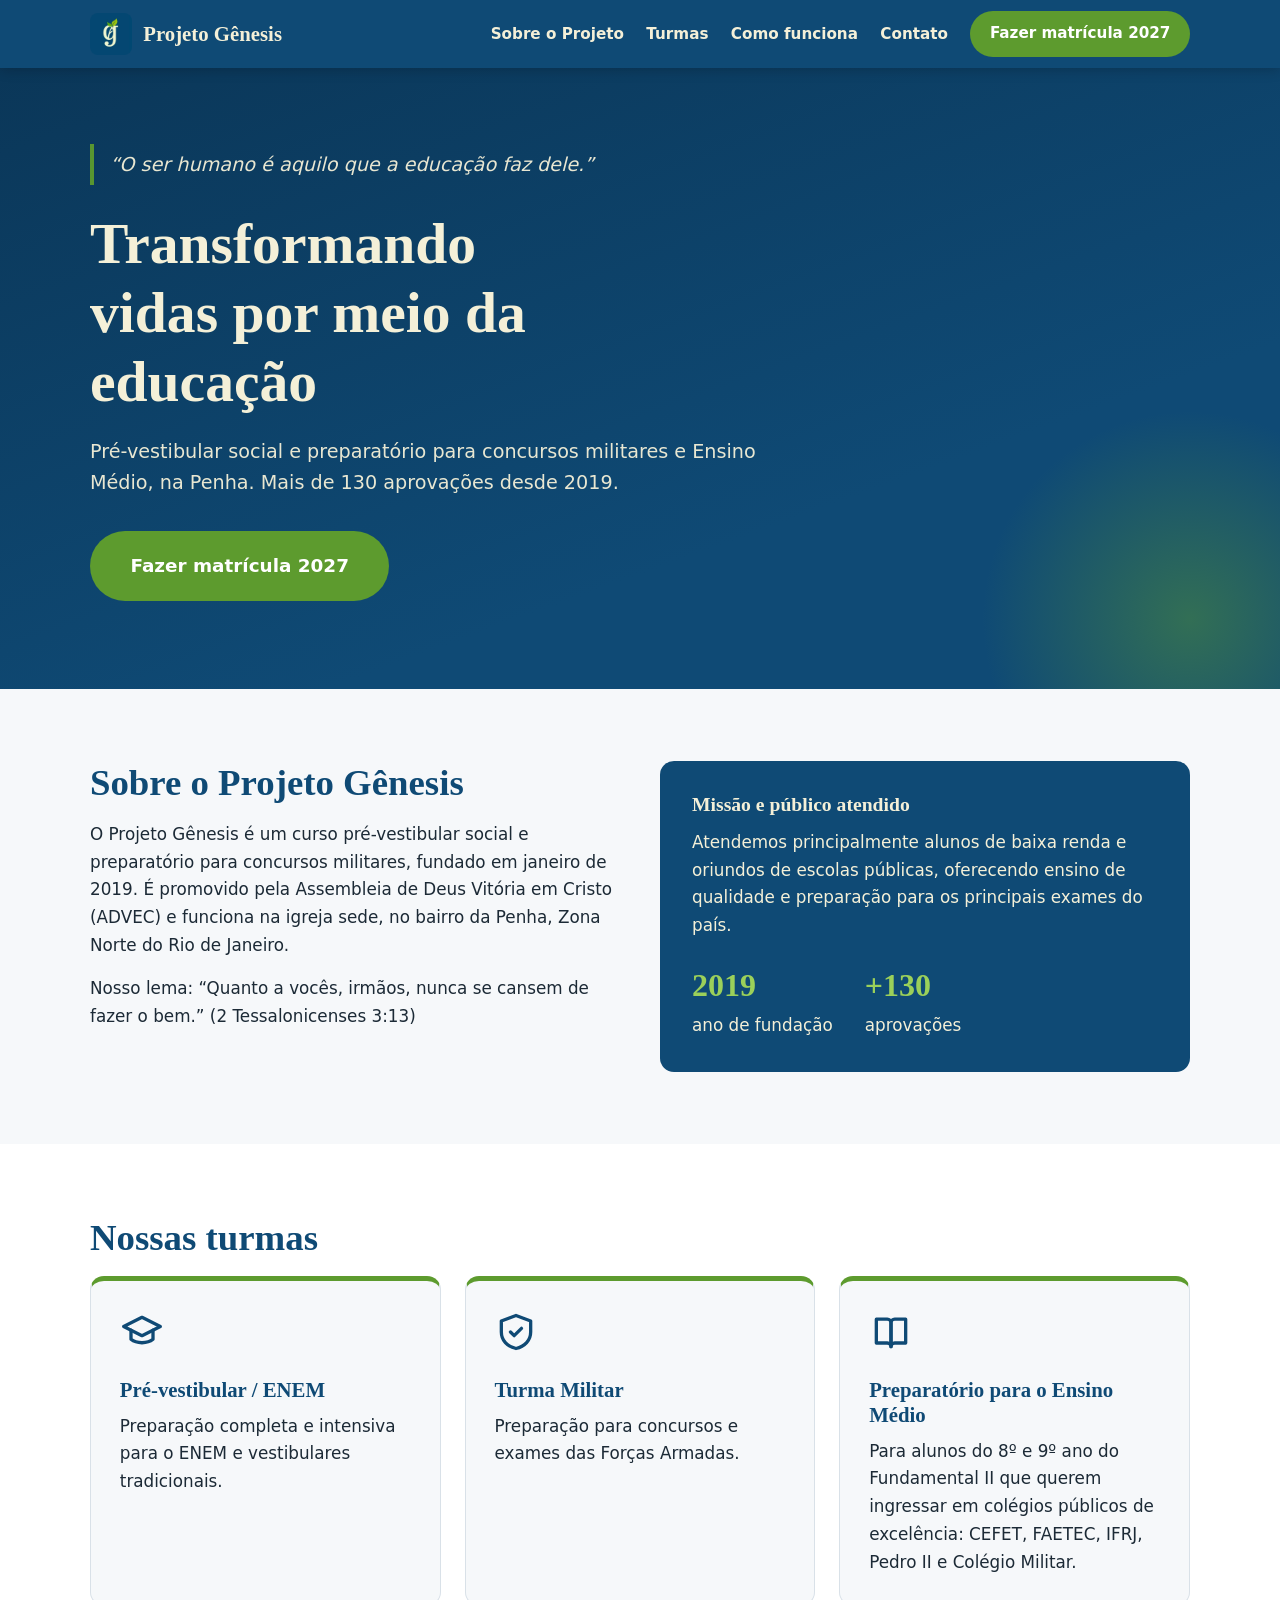
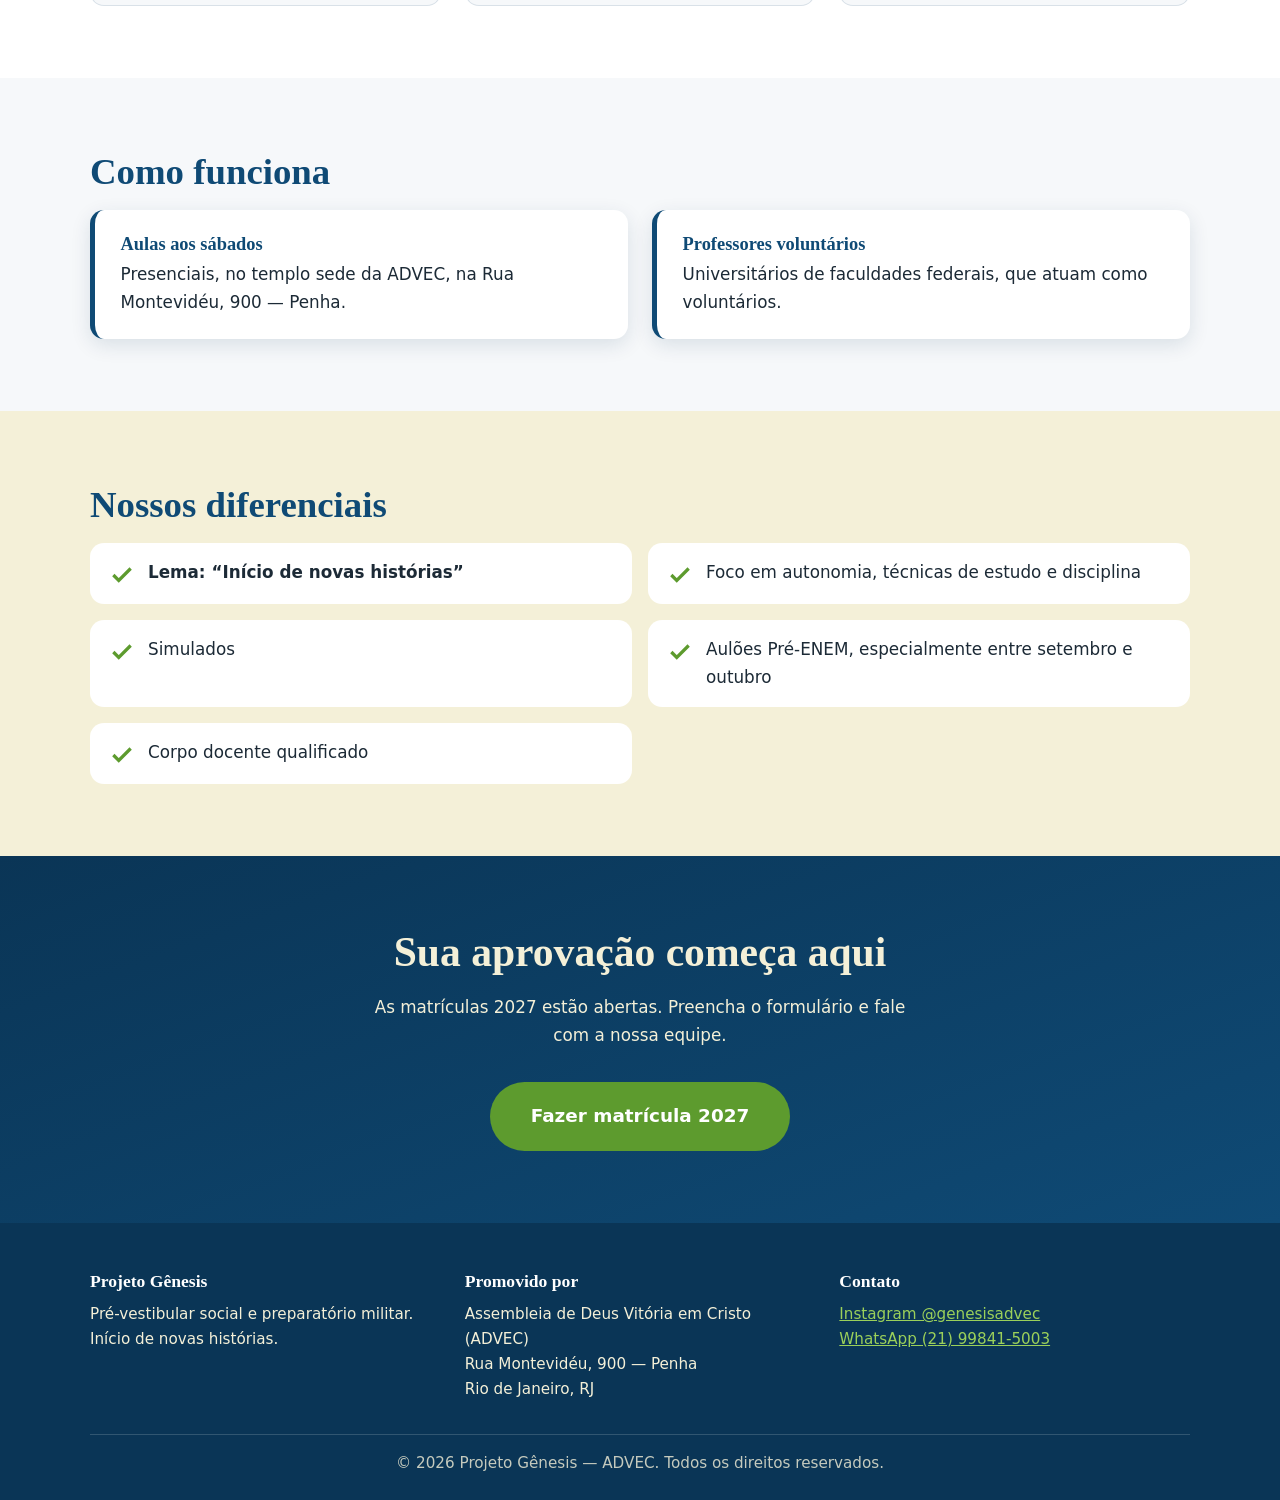
<file: index.html>
<!DOCTYPE html>
<html lang="pt-BR">
<head>
<meta charset="UTF-8"><meta name="viewport" content="width=device-width,initial-scale=1">
<title>Projeto Gênesis — Pré-vestibular social | ADVEC Penha</title>
<meta name="description" content="Curso pré-vestibular social, preparatório militar e para o Ensino Médio, na Penha, Rio de Janeiro.">
<link rel="icon" href="logo.jpg"><link rel="stylesheet" href="style.css">
</head>
<body>
<header class="header"><div class="container"><a class="marca" href="index.html"><img src="logo.jpg" alt="Logo do Projeto Gênesis">Projeto Gênesis</a>
<button class="hamburguer" aria-label="Abrir menu" aria-expanded="false"><span></span><span></span><span></span></button>
<ul class="menu"><li><a href="index.html#sobre">Sobre o Projeto</a></li><li><a href="index.html#turmas">Turmas</a></li><li><a href="index.html#como-funciona">Como funciona</a></li><li><a href="#contato">Contato</a></li><li><a class="btn btn-verde" href="matricula.html">Fazer matrícula 2027</a></li></ul></div></header>
<main>
<!-- Hero -->
<section class="hero"><div class="container">
<p class="lema">“O ser humano é aquilo que a educação faz dele.”</p>
<h1>Transformando vidas por meio da educação</h1>
<p>Pré-vestibular social e preparatório para concursos militares e Ensino Médio, na Penha. Mais de 130 aprovações desde 2019.</p>
<a class="btn btn-verde btn-grande" href="matricula.html">Fazer matrícula 2027</a>
</div></section>

<!-- Sobre -->
<section id="sobre"><div class="container duas-col">
<div class="revela"><h2 class="sec-titulo">Sobre o Projeto Gênesis</h2>
<p>O Projeto Gênesis é um curso pré-vestibular social e preparatório para concursos militares, fundado em janeiro de 2019. É promovido pela Assembleia de Deus Vitória em Cristo (ADVEC) e funciona na igreja sede, no bairro da Penha, Zona Norte do Rio de Janeiro.</p>
<p style="margin-top:1rem">Nosso lema: “Quanto a vocês, irmãos, nunca se cansem de fazer o bem.” (2 Tessalonicenses 3:13)</p></div>
<div class="destaque revela"><h3>Missão e público atendido</h3>
<p>Atendemos principalmente alunos de baixa renda e oriundos de escolas públicas, oferecendo ensino de qualidade e preparação para os principais exames do país.</p>
<div class="numeros"><div><strong>2019</strong>ano de fundação</div><div><strong>+130</strong>aprovações</div></div></div>
</div></section>

<!-- Turmas -->
<section id="turmas" class="turmas"><div class="container">
<h2 class="sec-titulo revela">Nossas turmas</h2>
<div class="grade3">
<article class="card revela"><svg viewBox="0 0 24 24"><path d="M2 9l10-5 10 5-10 5z"/><path d="M6 11v5c3 2.5 9 2.5 12 0v-5"/></svg><h3>Pré-vestibular / ENEM</h3><p>Preparação completa e intensiva para o ENEM e vestibulares tradicionais.</p></article>
<article class="card revela"><svg viewBox="0 0 24 24"><path d="M12 3l8 3v6c0 4.5-3.2 8-8 9-4.8-1-8-4.5-8-9V6z"/><path d="M9 12l2 2 4-4"/></svg><h3>Turma Militar</h3><p>Preparação para concursos e exames das Forças Armadas.</p></article>
<article class="card revela"><svg viewBox="0 0 24 24"><path d="M4 5h6a2 2 0 012 2v13a2 2 0 00-2-2H4z"/><path d="M20 5h-6a2 2 0 00-2 2v13a2 2 0 012-2h6z"/></svg><h3>Preparatório para o Ensino Médio</h3><p>Para alunos do 8º e 9º ano do Fundamental II que querem ingressar em colégios públicos de excelência: CEFET, FAETEC, IFRJ, Pedro II e Colégio Militar.</p></article>
</div></div></section>

<!-- Como funciona -->
<section id="como-funciona"><div class="container">
<h2 class="sec-titulo revela">Como funciona</h2>
<div class="passos">
<div class="passo revela"><h3>Aulas aos sábados</h3><p>Presenciais, no templo sede da ADVEC, na Rua Montevidéu, 900 — Penha.</p></div>
<div class="passo revela"><h3>Professores voluntários</h3><p>Universitários de faculdades federais, que atuam como voluntários.</p></div>
</div></div></section>

<!-- Diferenciais -->
<section class="difs"><div class="container">
<h2 class="sec-titulo revela">Nossos diferenciais</h2>
<ul class="lista-dif">
<li class="revela"><svg viewBox="0 0 24 24"><path d="M4 12l5 5L20 6"/></svg><span><strong>Lema: “Início de novas histórias”</strong></span></li>
<li class="revela"><svg viewBox="0 0 24 24"><path d="M4 12l5 5L20 6"/></svg><span>Foco em autonomia, técnicas de estudo e disciplina</span></li>
<li class="revela"><svg viewBox="0 0 24 24"><path d="M4 12l5 5L20 6"/></svg><span>Simulados</span></li>
<li class="revela"><svg viewBox="0 0 24 24"><path d="M4 12l5 5L20 6"/></svg><span>Aulões Pré-ENEM, especialmente entre setembro e outubro</span></li>
<li class="revela"><svg viewBox="0 0 24 24"><path d="M4 12l5 5L20 6"/></svg><span>Corpo docente qualificado</span></li>
</ul></div></section>

<!-- Chamada final -->
<section class="cta"><div class="container revela">
<h2>Sua aprovação começa aqui</h2>
<p>As matrículas 2027 estão abertas. Preencha o formulário e fale com a nossa equipe.</p>
<a class="btn btn-verde btn-grande" href="matricula.html">Fazer matrícula 2027</a>
</div></section>
</main>
<footer class="footer" id="contato"><div class="container"><div class="grade3">
<div><h3>Projeto Gênesis</h3><p>Pré-vestibular social e preparatório militar. Início de novas histórias.</p></div>
<div><h3>Promovido por</h3><p>Assembleia de Deus Vitória em Cristo (ADVEC)<br>Rua Montevidéu, 900 — Penha<br>Rio de Janeiro, RJ</p></div>
<div><h3>Contato</h3><p><a href="https://www.instagram.com/genesisadvec/" target="_blank" rel="noopener">Instagram @genesisadvec</a><br><a href="https://wa.me/5521991373335" target="_blank" rel="noopener">WhatsApp (21) 99841-5003</a></p></div></div>
<p class="copy">© 2026 Projeto Gênesis — ADVEC. Todos os direitos reservados.</p></div></footer>
<script src="script.js"></script>
</body>
</html>
</file>
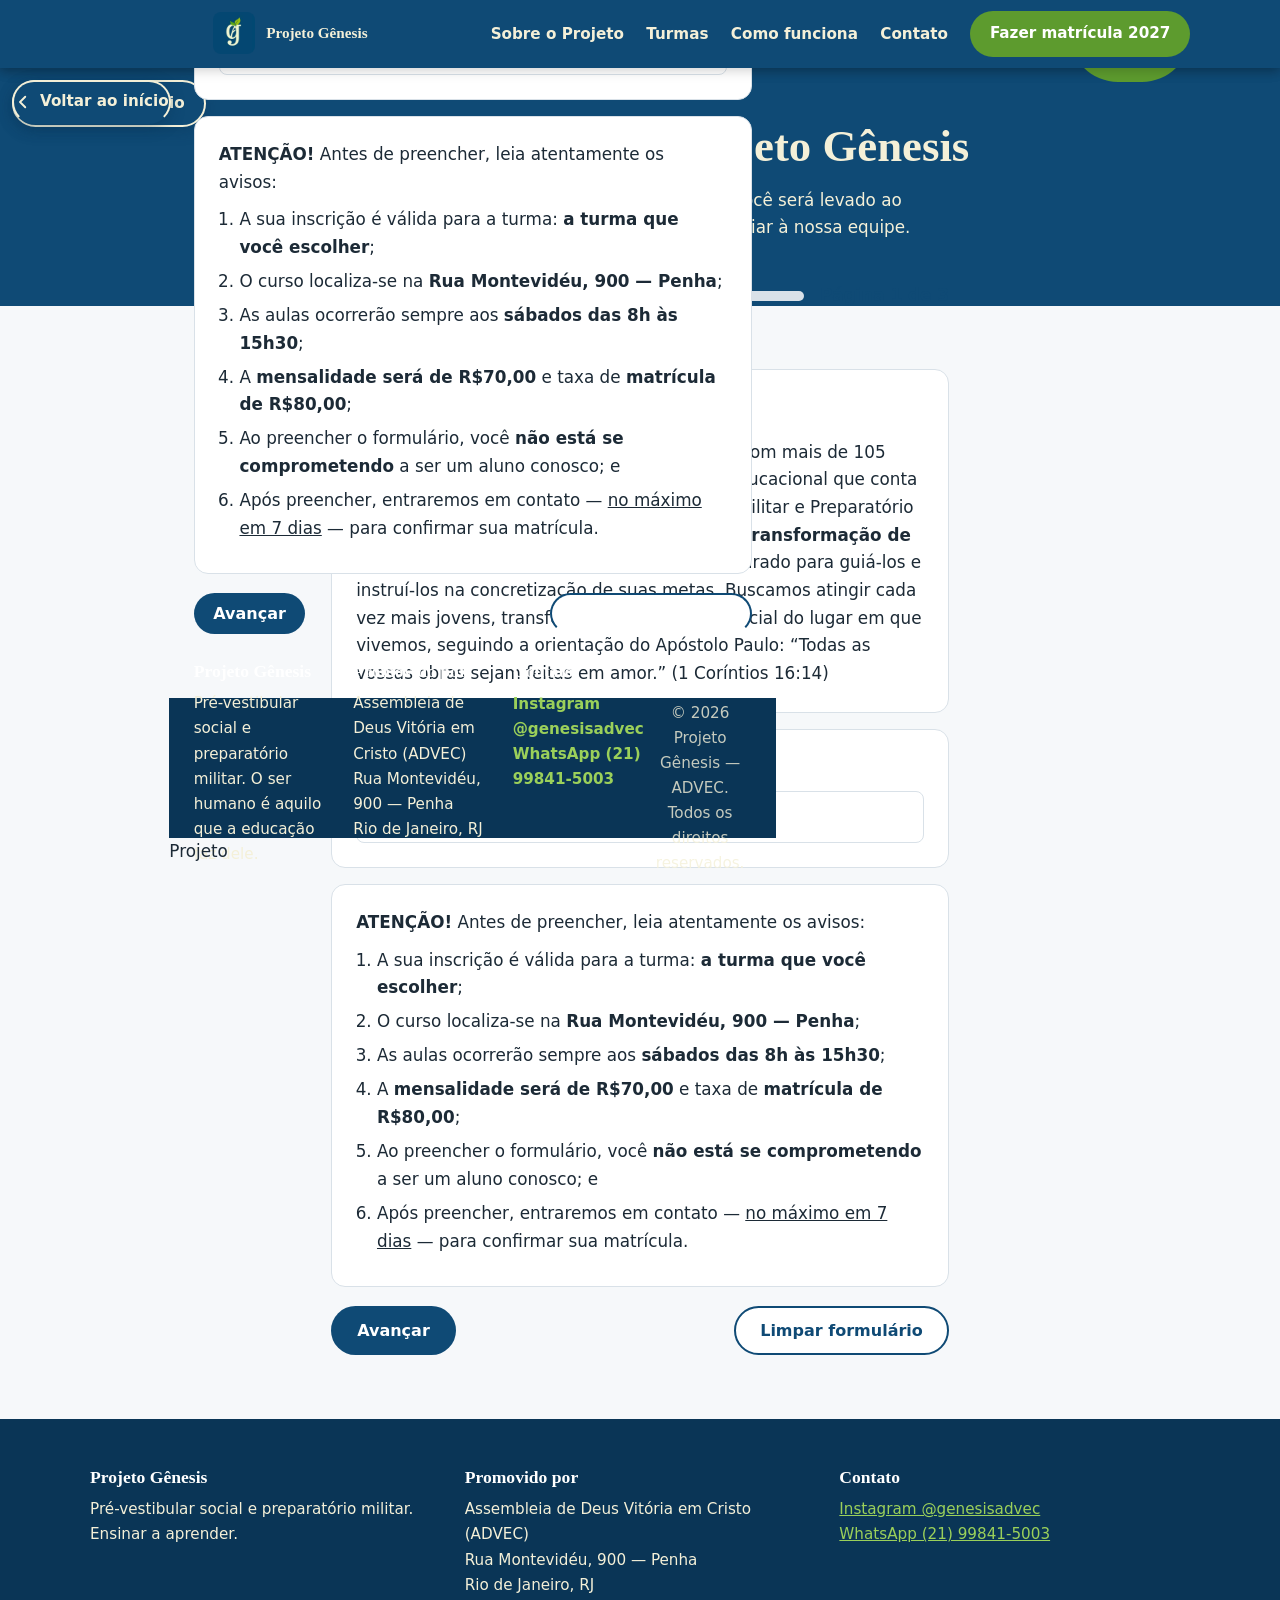
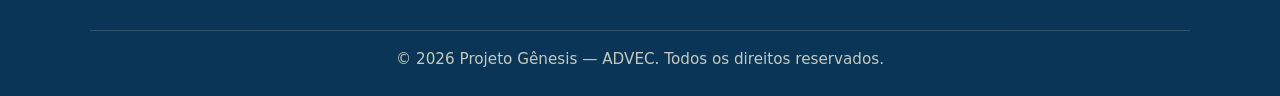
<file: matricula.html>
<!DOCTYPE html>
<html lang="pt-BR">
<head>
<meta charset="UTF-8"><meta name="viewport" content="width=device-width,initial-scale=1">
<title>Matrícula 2027 — Projeto Gênesis</title>
<link rel="icon" href="logo.jpg"><link rel="stylesheet" href="style.css">
</head>
<body>
<header class="header"><div class="container"><a class="marca" href="index.html"><img src="logo.jpg" alt="Logo do Projeto Gênesis">Projeto Gênesis</a>
<button class="hamburguer" aria-label="Abrir menu" aria-expanded="false"><span></span><span></span><span></span></button>
<ul class="menu"><li><a href="index.html#sobre">Sobre o <!DOCTYPE html>
<html lang="pt-BR">
<head>
<meta charset="UTF-8"><meta name="viewport" content="width=device-width,initial-scale=1">
<title>Matrícula 2027 — Projeto Gênesis</title>
<link rel="icon" href="logo.jpg"><link rel="stylesheet" href="style.css">
</head>
<body>
<header class="header"><div class="container"><a class="marca" href="index.html"><img src="logo.jpg" alt="Logo do Projeto Gênesis">Projeto Gênesis</a>
<button class="hamburguer" aria-label="Abrir menu" aria-expanded="false"><span></span><span></span><span></span></button>
<ul class="menu"><li><a href="index.html#sobre">Sobre o Projeto</a></li><li><a href="index.html#turmas">Turmas</a></li><li><a href="index.html#como-funciona">Como funciona</a></li><li><a href="#contato">Contato</a></li><li><a class="btn btn-verde" href="matricula.html">Fazer matrícula 2027</a></li></ul></div></header>
<section class="topo-mat" style="padding-bottom:4rem"><div class="container">
<a class="btn-voltar" href="index.html" aria-label="Voltar para a página inicial"><svg viewBox="0 0 24 24" aria-hidden="true"><path d="M15 5l-7 7 7 7"/></svg>Voltar ao início</a>
<h1>Matrícula 2027 — Projeto Gênesis</h1>
<p>Preencha todos os dados abaixo. Ao final, você será levado ao WhatsApp com a mensagem pronta para enviar à nossa equipe.</p>
</div></section>

<main class="form-wrap">
<div class="progresso"><div class="barra"><div id="barra"></div></div><span id="rotulo-etapa">Página 1 de 3</span></div>
<p style="margin-bottom:1rem"><span class="req">*</span> Indica uma pergunta obrigatória</p>

<form id="form-matricula" novalidate>
<!-- Etapa 1 -->
<div class="etapa ativa">
<div class="bloco intro"><h2>Projeto Gênesis</h2>
<p>Fundado em 2019, até o momento contamos com mais de 130 aprovações, o Projeto Gênesis é um projeto educacional que conta com curso Pré-Vestibular ENEM, Preparatório Militar e Preparatório para Ensino Médio, cujo principal objetivo é a <strong>transformação de vidas</strong>, através de um corpo institucional preparado para guiá-los e instruí-los na concretização de suas metas. Buscamos atingir cada vez mais jovens, transformando a realidade social do lugar em que vivemos, seguindo a orientação do Apóstolo Paulo: “Quanto a vocês, irmãos, nunca se cansem de fazer o bem.” (2 Tessalonicenses 3:13)</p></div>
<div class="bloco"><label class="rot" for="email">E-mail <span class="req">*</span></label><input type="email" id="email" name="email" placeholder="Seu e-mail" data-req><p class="erro">Informe um e-mail válido.</p></div>
<div class="bloco avisos"><strong>ATENÇÃO!</strong> Antes de preencher, leia atentamente os avisos:
<ol><li>A sua inscrição é válida para a turma: <strong id="aviso-turma">a turma que você escolher</strong>;</li>
<li>O curso localiza-se na <strong>Rua Montevidéu, 900 — Penha</strong>;</li>
<li>As aulas ocorrerão sempre aos <strong>sábados das 8h às 15h30</strong>;</li>
<li>A <strong>mensalidade será de R$70,00</strong> e taxa de <strong>matrícula de R$80,00</strong>;</li>
<li>Ao preencher o formulário, você <strong>não está se comprometendo</strong> a ser um aluno conosco; e</li>
<li>Após preencher, entraremos em contato — <u>no máximo em 7 dias</u> — para confirmar sua matrícula.</li></ol></div>
<div class="nav-form"><button type="button" class="btn btn-azul" data-avancar>Avançar</button><button type="button" class="btn btn-borda" data-limpar>Limpar formulário</button></div>
</div>

<!-- Etapa 2 -->
<div class="etapa">
<div class="bloco cabeca">ÁREA DE INSCRIÇÃO</div>
<div class="bloco">Você selecionou a opção de inscrição: <strong id="opcao-turma">—</strong></div>
<div class="bloco"><label class="rot" for="nome">Nome completo <span class="req">*</span></label><input type="text" id="nome" name="nome" autocomplete="name" placeholder="Sua resposta" data-req><p class="erro">Informe seu nome completo.</p></div>
<div class="bloco"><label class="rot" for="nasc">Data de nascimento <span class="req">*</span></label><input type="date" id="nasc" name="nascimento" data-req><p class="erro">Informe a data de nascimento.</p></div>
<div class="bloco"><label class="rot" for="bairro">Bairro em que reside <span class="req">*</span></label><input type="text" id="bairro" name="bairro" placeholder="Sua resposta" data-req><p class="erro">Informe o bairro.</p></div>
<div class="bloco"><label class="rot" for="tel1">Contato WhatsApp do estudante <span class="req">*</span></label><input type="tel" id="tel1" name="tel_aluno" placeholder="(21) 99999-9999" data-req><p class="erro">Informe um telefone válido com DDD.</p></div>
<div class="bloco"><label class="rot" for="tel2">Contato WhatsApp do responsável <span class="req">*</span></label><input type="tel" id="tel2" name="tel_resp" placeholder="(21) 99999-9999" data-req><p class="erro">Informe um telefone válido com DDD.</p></div>
<div class="bloco"><fieldset><legend>Tamanho da camiseta <span class="req">*</span></legend><div class="camisas"><label class="opcao"><input type="checkbox" class="unico" name="camisa" value="PP" data-req>PP</label><label class="opcao"><input type="checkbox" class="unico" name="camisa" value="P">P</label><label class="opcao"><input type="checkbox" class="unico" name="camisa" value="M">M</label><label class="opcao"><input type="checkbox" class="unico" name="camisa" value="G">G</label><label class="opcao"><input type="checkbox" class="unico" name="camisa" value="GG">GG</label><label class="opcao"><input type="checkbox" class="unico" name="camisa" value="G1">G1</label><label class="opcao"><input type="checkbox" class="unico" name="camisa" value="G2">G2</label><label class="opcao"><input type="checkbox" class="unico" name="camisa" value="G3">G3</label></div></fieldset><p class="erro">Marque um tamanho.</p></div>
<div class="bloco"><fieldset><legend>Escolaridade <span class="req">*</span></legend><p class="dica">Marque a opção correspondente à sua situação escolar.</p><div class="lista-op"><label class="opcao"><input type="checkbox" class="unico" name="escolaridade" value="8º ano do Ensino Fundamental" data-req>8º ano do Ensino Fundamental</label><label class="opcao"><input type="checkbox" class="unico" name="escolaridade" value="9º ano do Ensino Fundamental">9º ano do Ensino Fundamental</label><label class="opcao"><input type="checkbox" class="unico" name="escolaridade" value="Cursando o 1º ano do Ensino Médio">Cursando o 1º ano do Ensino Médio</label><label class="opcao"><input type="checkbox" class="unico" name="escolaridade" value="Cursando o 2º ano do Ensino Médio">Cursando o 2º ano do Ensino Médio</label><label class="opcao"><input type="checkbox" class="unico" name="escolaridade" value="Cursando o 3º ano do Ensino Médio">Cursando o 3º ano do Ensino Médio</label><label class="opcao"><input type="checkbox" class="unico" name="escolaridade" value="Já concluí o Ensino Médio">Já concluí o Ensino Médio</label></div></fieldset><p class="erro">Marque uma opção.</p></div>
<div class="bloco"><fieldset><legend>Onde iniciou ou concluiu o Ensino Médio? <span class="req">*</span></legend><p class="dica">Marque a opção correspondente.</p><div class="lista-op"><label class="opcao"><input type="checkbox" class="unico" name="tipo_escola" value="Escola Pública" data-req>Escola Pública</label><label class="opcao"><input type="checkbox" class="unico" name="tipo_escola" value="Escola Particular">Escola Particular</label><label class="opcao"><input type="checkbox" class="unico" name="tipo_escola" value="Escola Particular com bolsa">Escola Particular com bolsa</label></div></fieldset><p class="erro">Marque uma opção.</p></div>
<div class="bloco" id="bloco-curso"><fieldset><legend>Curso de interesse</legend><p class="dica">Informe qual curso deseja fazer. Exemplos: Pré-Vestibular ENEM, Preparatório Militar ou Preparatório para o Ensino Médio.</p><div class="lista-op"><label class="opcao"><input type="checkbox" class="unico" name="curso" value="Pré-Vestibular ENEM">Pré-Vestibular ENEM</label><label class="opcao"><input type="checkbox" class="unico" name="curso" value="Preparatório Militar">Preparatório Militar</label><label class="opcao"><input type="checkbox" class="unico" name="curso" value="Preparatório para o Ensino Médio">Preparatório para o Ensino Médio</label></div></fieldset></div>
<div class="bloco"><fieldset><legend>Como você conheceu o Projeto Gênesis? <span class="req">*</span></legend><div class="lista-op"><label class="opcao"><input type="checkbox" class="unico" name="origem" value="Através de um amigo" data-req>Através de um amigo</label><label class="opcao"><input type="checkbox" class="unico" name="origem" value="Através das mídias sociais">Através das mídias sociais</label><label class="opcao"><input type="checkbox" class="unico" name="origem" value="Através dos cultos da ADVC, Seixal ou de alguma filial">Através dos cultos da ADVEC ou de alguma filial</label><label class="opcao"><input type="checkbox" class="unico" name="origem" value="Através de familiares">Através de familiares</label><label class="opcao"><input type="checkbox" class="unico" name="origem" value="Por conta própria">Por conta própria</label></div></fieldset><p class="erro">Marque uma opção.</p></div>
<div class="nav-form"><button type="button" class="btn btn-borda" data-voltar>Voltar</button><button type="button" class="btn btn-azul" data-avancar>Avançar</button><button type="button" class="btn btn-borda" data-limpar>Limpar formulário</button></div>
</div>

<!-- Etapa 3 -->
<div class="etapa">
<div class="bloco cabeca">CONFIRMAÇÃO</div>
<div class="bloco"><fieldset><legend>Você leu as informações importantes do Projeto Gênesis e <strong>quer continuar com a pré-matrícula</strong>? <span class="req">*</span></legend>
<label class="opcao"><input type="checkbox" name="ciente" data-req>Li e desejo prosseguir com a matrícula.</label></fieldset><p class="erro">Confirme para continuar.</p></div>
<div class="bloco"><fieldset><legend>Autorização para a utilização da minha imagem em material publicitário, de marketing e divulgação do Projeto Gênesis, por prazo indeterminado. <span class="req">*</span></legend>
<label class="opcao"><input type="checkbox" name="imagem" data-req>Eu concordo.</label></fieldset><p class="erro">Confirme para continuar.</p></div>
<div class="nav-form"><button type="button" class="btn btn-borda" data-voltar>Voltar</button><button type="submit" class="btn btn-verde">Enviar matrícula pelo WhatsApp</button><button type="button" class="btn btn-borda" data-limpar>Limpar formulário</button></div>
</div>
</form>

<div class="sucesso" id="sucesso" role="status">
<h2>Tudo pronto!</h2>
<p style="margin-bottom:1.5rem">Sua solicitação foi montada com sucesso! Abrimos o WhatsApp com a mensagem pronta. Basta enviar — em breve, a equipe do Projeto Gênesis entrará em contato.</p>
<a id="link-wa" class="btn btn-verde btn-grande" href="#" target="_blank" rel="noopener">Abrir WhatsApp novamente</a>
</div>
</main>
<footer class="footer" id="contato"><div class="container"><div class="grade3">
<div><h3>Projeto Gênesis</h3><p>Pré-vestibular social e preparatório militar. O ser humano é aquilo que a educação faz dele.</p></div>
<div><h3>Promovido por</h3><p>Assembleia de Deus Vitória em Cristo (ADVEC)<br>Rua Montevidéu, 900 — Penha<br>Rio de Janeiro, RJ</p></div>
<div><h3>Contato</h3><p><a href="https://www.instagram.com/genesisadvec/" target="_blank" rel="noopener">Instagram @genesisadvec</a><br><a href="https://wa.me/5521991373335" target="_blank" rel="noopener">WhatsApp (21) 99841-5003</a></p></div></div>
<p class="copy">© 2026 Projeto Gênesis — ADVEC. Todos os direitos reservados.</p></div></footer>
<script src="script.js"></script>
</body></html>
Projeto</a></li><li><a href="index.html#turmas">Turmas</a></li><li><a href="index.html#como-funciona">Como funciona</a></li><li><a href="#contato">Contato</a></li><li><a class="btn btn-verde" href="matricula.html">Fazer matrícula 2027</a></li></ul></div></header>
<section class="topo-mat" style="padding-bottom:4rem"><div class="container">
<a class="btn-voltar" href="index.html" aria-label="Voltar para a página inicial"><svg viewBox="0 0 24 24" aria-hidden="true"><path d="M15 5l-7 7 7 7"/></svg>Voltar ao início</a>
<h1>Matrícula 2027 — Projeto Gênesis</h1>
<p>Preencha todos os dados abaixo. Ao final, você será levado ao WhatsApp com a mensagem pronta para enviar à nossa equipe.</p>
</div></section>

<main class="form-wrap">
<div class="progresso"><div class="barra"><div id="barra"></div></div><span id="rotulo-etapa">Página 1 de 3</span></div>
<p style="margin-bottom:1rem"><span class="req">*</span> Indica uma pergunta obrigatória</p>

<form id="form-matricula" novalidate>
<!-- Etapa 1 -->
<div class="etapa ativa">
<div class="bloco intro"><h2>Projeto Gênesis</h2>
<p>Fundado em 2019, até o momento contamos com mais de 105 aprovações, o Projeto Gênesis é um projeto educacional que conta com curso Pré-Vestibular ENEM, Preparatório Militar e Preparatório para Ensino Médio, cujo principal objetivo é a <strong>transformação de vidas</strong>, através de um corpo institucional preparado para guiá-los e instruí-los na concretização de suas metas. Buscamos atingir cada vez mais jovens, transformando a realidade social do lugar em que vivemos, seguindo a orientação do Apóstolo Paulo: “Todas as vossas obras sejam feitas em amor.” (1 Coríntios 16:14)</p></div>
<div class="bloco"><label class="rot" for="email">E-mail <span class="req">*</span></label><input type="email" id="email" name="email" placeholder="Seu e-mail" data-req><p class="erro">Informe um e-mail válido.</p></div>
<div class="bloco avisos"><strong>ATENÇÃO!</strong> Antes de preencher, leia atentamente os avisos:
<ol><li>A sua inscrição é válida para a turma: <strong id="aviso-turma">a turma que você escolher</strong>;</li>
<li>O curso localiza-se na <strong>Rua Montevidéu, 900 — Penha</strong>;</li>
<li>As aulas ocorrerão sempre aos <strong>sábados das 8h às 15h30</strong>;</li>
<li>A <strong>mensalidade será de R$70,00</strong> e taxa de <strong>matrícula de R$80,00</strong>;</li>
<li>Ao preencher o formulário, você <strong>não está se comprometendo</strong> a ser um aluno conosco; e</li>
<li>Após preencher, entraremos em contato — <u>no máximo em 7 dias</u> — para confirmar sua matrícula.</li></ol></div>
<div class="nav-form"><button type="button" class="btn btn-azul" data-avancar>Avançar</button><button type="button" class="btn btn-borda" data-limpar>Limpar formulário</button></div>
</div>

<!-- Etapa 2 -->
<div class="etapa">
<div class="bloco cabeca">ÁREA DE INSCRIÇÃO</div>
<div class="bloco">Você selecionou a opção de inscrição: <strong id="opcao-turma">—</strong></div>
<div class="bloco"><label class="rot" for="nome">Nome completo <span class="req">*</span></label><input type="text" id="nome" name="nome" autocomplete="name" placeholder="Sua resposta" data-req><p class="erro">Informe seu nome completo.</p></div>
<div class="bloco"><label class="rot" for="nasc">Data de nascimento <span class="req">*</span></label><input type="date" id="nasc" name="nascimento" data-req><p class="erro">Informe a data de nascimento.</p></div>
<div class="bloco"><label class="rot" for="bairro">Bairro em que reside <span class="req">*</span></label><input type="text" id="bairro" name="bairro" placeholder="Sua resposta" data-req><p class="erro">Informe o bairro.</p></div>
<div class="bloco"><label class="rot" for="tel1">Contato WhatsApp do estudante <span class="req">*</span></label><input type="tel" id="tel1" name="tel_aluno" placeholder="(21) 99999-9999" data-req><p class="erro">Informe um telefone válido com DDD.</p></div>
<div class="bloco"><label class="rot" for="tel2">Contato WhatsApp do responsável <span class="req">*</span></label><input type="tel" id="tel2" name="tel_resp" placeholder="(21) 99999-9999" data-req><p class="erro">Informe um telefone válido com DDD.</p></div>
<div class="bloco"><fieldset><legend>Tamanho da camiseta <span class="req">*</span></legend><div class="camisas"><label class="opcao"><input type="checkbox" class="unico" name="camisa" value="PP" data-req>PP</label><label class="opcao"><input type="checkbox" class="unico" name="camisa" value="P">P</label><label class="opcao"><input type="checkbox" class="unico" name="camisa" value="M">M</label><label class="opcao"><input type="checkbox" class="unico" name="camisa" value="G">G</label><label class="opcao"><input type="checkbox" class="unico" name="camisa" value="GG">GG</label><label class="opcao"><input type="checkbox" class="unico" name="camisa" value="G1">G1</label><label class="opcao"><input type="checkbox" class="unico" name="camisa" value="G2">G2</label><label class="opcao"><input type="checkbox" class="unico" name="camisa" value="G3">G3</label></div></fieldset><p class="erro">Marque um tamanho.</p></div>
<div class="bloco"><fieldset><legend>Escolaridade <span class="req">*</span></legend><p class="dica">Marque a opção correspondente à sua situação escolar.</p><div class="lista-op"><label class="opcao"><input type="checkbox" class="unico" name="escolaridade" value="8º ano do Ensino Fundamental" data-req>8º ano do Ensino Fundamental</label><label class="opcao"><input type="checkbox" class="unico" name="escolaridade" value="9º ano do Ensino Fundamental">9º ano do Ensino Fundamental</label><label class="opcao"><input type="checkbox" class="unico" name="escolaridade" value="Cursando o 1º ano do Ensino Médio">Cursando o 1º ano do Ensino Médio</label><label class="opcao"><input type="checkbox" class="unico" name="escolaridade" value="Cursando o 2º ano do Ensino Médio">Cursando o 2º ano do Ensino Médio</label><label class="opcao"><input type="checkbox" class="unico" name="escolaridade" value="Cursando o 3º ano do Ensino Médio">Cursando o 3º ano do Ensino Médio</label><label class="opcao"><input type="checkbox" class="unico" name="escolaridade" value="Já concluí o Ensino Médio">Já concluí o Ensino Médio</label></div></fieldset><p class="erro">Marque uma opção.</p></div>
<div class="bloco"><fieldset><legend>Onde iniciou ou concluiu o Ensino Médio? <span class="req">*</span></legend><p class="dica">Marque a opção correspondente.</p><div class="lista-op"><label class="opcao"><input type="checkbox" class="unico" name="tipo_escola" value="Escola Pública" data-req>Escola Pública</label><label class="opcao"><input type="checkbox" class="unico" name="tipo_escola" value="Escola Particular">Escola Particular</label><label class="opcao"><input type="checkbox" class="unico" name="tipo_escola" value="Escola Particular com bolsa">Escola Particular com bolsa</label></div></fieldset><p class="erro">Marque uma opção.</p></div>
<div class="bloco" id="bloco-curso"><fieldset><legend>Curso de interesse</legend><p class="dica">Informe qual curso deseja fazer. Exemplos: Pré-Vestibular ENEM, Preparatório Militar ou Preparatório para o Ensino Médio.</p><div class="lista-op"><label class="opcao"><input type="checkbox" class="unico" name="curso" value="Pré-Vestibular ENEM">Pré-Vestibular ENEM</label><label class="opcao"><input type="checkbox" class="unico" name="curso" value="Preparatório Militar">Preparatório Militar</label><label class="opcao"><input type="checkbox" class="unico" name="curso" value="Preparatório para o Ensino Médio">Preparatório para o Ensino Médio</label></div></fieldset></div>
<div class="bloco"><fieldset><legend>Como você conheceu o Projeto Gênesis? <span class="req">*</span></legend><div class="lista-op"><label class="opcao"><input type="checkbox" class="unico" name="origem" value="Através de um amigo" data-req>Através de um amigo</label><label class="opcao"><input type="checkbox" class="unico" name="origem" value="Através das mídias sociais">Através das mídias sociais</label><label class="opcao"><input type="checkbox" class="unico" name="origem" value="Através dos cultos da ADVEC ou de alguma filial">Através dos cultos da ADVEC ou de alguma filial</label><label class="opcao"><input type="checkbox" class="unico" name="origem" value="Através de familiares">Através de familiares</label><label class="opcao"><input type="checkbox" class="unico" name="origem" value="Por conta própria">Por conta própria</label></div></fieldset><p class="erro">Marque uma opção.</p></div>
<div class="nav-form"><button type="button" class="btn btn-borda" data-voltar>Voltar</button><button type="button" class="btn btn-azul" data-avancar>Avançar</button><button type="button" class="btn btn-borda" data-limpar>Limpar formulário</button></div>
</div>

<!-- Etapa 3 -->
<div class="etapa">
<div class="bloco cabeca">CONFIRMAÇÃO</div>
<div class="bloco"><fieldset><legend>Você leu as informações importantes do Projeto Gênesis e <strong>quer continuar com a pré-matrícula</strong>? <span class="req">*</span></legend>
<label class="opcao"><input type="checkbox" name="ciente" data-req>Li e desejo prosseguir com a matrícula.</label></fieldset><p class="erro">Confirme para continuar.</p></div>
<div class="bloco"><fieldset><legend>Autorização para a utilização da minha imagem em material publicitário, de marketing e divulgação do Projeto Gênesis, por prazo indeterminado. <span class="req">*</span></legend>
<label class="opcao"><input type="checkbox" name="imagem" data-req>Eu concordo.</label></fieldset><p class="erro">Confirme para continuar.</p></div>
<div class="nav-form"><button type="button" class="btn btn-borda" data-voltar>Voltar</button><button type="submit" class="btn btn-verde">Enviar matrícula pelo WhatsApp</button><button type="button" class="btn btn-borda" data-limpar>Limpar formulário</button></div>
</div>
</form>

<div class="sucesso" id="sucesso" role="status">
<h2>Tudo pronto!</h2>
<p style="margin-bottom:1.5rem">Sua solicitação foi montada com sucesso! Abrimos o WhatsApp com a mensagem pronta. Basta enviar — em breve, a equipe do Projeto Gênesis entrará em contato.</p>
<a id="link-wa" class="btn btn-verde btn-grande" href="#" target="_blank" rel="noopener">Abrir WhatsApp novamente</a>
</div>
</main>
<footer class="footer" id="contato"><div class="container"><div class="grade3">
<div><h3>Projeto Gênesis</h3><p>Pré-vestibular social e preparatório militar. Ensinar a aprender.</p></div>
<div><h3>Promovido por</h3><p>Assembleia de Deus Vitória em Cristo (ADVEC)<br>Rua Montevidéu, 900 — Penha<br>Rio de Janeiro, RJ</p></div>
<div><h3>Contato</h3><p><a href="https://www.instagram.com/genesisadvec/" target="_blank" rel="noopener">Instagram @genesisadvec</a><br><a href="https://wa.me/5521998415003" target="_blank" rel="noopener">WhatsApp (21) 99841-5003</a></p></div></div>
<p class="copy">© 2026 Projeto Gênesis — ADVEC. Todos os direitos reservados.</p></div></footer>
<script src="script.js"></script>
</body></html>
</file>
<file: style.css>
/* ===== Projeto Gênesis — estilos globais ===== */
/* Cores extraídas da logo: azul profundo, creme e verde das folhas */
:root{
  --azul:#0f4a75; --azul-esc:#0a3556; --creme:#f4f0d8; --verde:#5d9b2e; --verde-esc:#477a20;
  --fundo:#f6f8fa; --texto:#1c2a36; --suave:#5b6b78; --borda:#d9e1e8;
  --raio:14px; --sombra:0 6px 20px rgba(10,53,86,.12);
}
*{box-sizing:border-box;margin:0;padding:0}
html{scroll-behavior:smooth;scroll-padding-top:80px}
body{font-family:'Segoe UI',system-ui,-apple-system,Roboto,sans-serif;color:var(--texto);background:var(--fundo);line-height:1.65;font-size:1.05rem}
h1,h2,h3{font-family:Georgia,'Times New Roman',serif;line-height:1.2;color:var(--azul)}
a{color:inherit}
:focus-visible{outline:3px solid var(--verde);outline-offset:2px}
.container{width:min(1100px,92%);margin-inline:auto}
section{padding:4.5rem 0}
.sec-titulo{font-size:clamp(1.7rem,4vw,2.3rem);margin-bottom:1rem}
.sec-sub{color:var(--suave);max-width:60ch;margin-bottom:2rem}

/* Botões */
.btn{display:inline-block;padding:.8rem 1.5rem;border-radius:999px;font-weight:700;text-decoration:none;border:2px solid transparent;cursor:pointer;font-size:1rem;font-family:inherit;transition:transform .2s,background .2s,box-shadow .2s,color .2s}
.btn:hover{transform:translateY(-2px);box-shadow:var(--sombra)}
.btn-verde{background:var(--verde);color:#fff}
.btn-verde:hover{background:var(--verde-esc)}
.btn-azul{background:var(--azul);color:#fff}
.btn-azul:hover{background:var(--azul-esc)}
.btn-borda{border-color:var(--azul);color:var(--azul);background:#fff}
.btn-borda:hover{background:var(--azul);color:#fff}
.btn-grande{padding:1.1rem 2.4rem;font-size:1.15rem}

/* Header fixo */
.header{position:fixed;inset:0 0 auto 0;z-index:50;background:var(--azul);box-shadow:0 2px 12px rgba(0,0,0,.2)}
.header .container{display:flex;align-items:center;justify-content:space-between;height:68px}
.marca{display:flex;align-items:center;gap:.7rem;text-decoration:none;color:var(--creme);font-family:Georgia,serif;font-size:1.3rem;font-weight:700}
.marca img{width:42px;height:42px;border-radius:8px}
.menu{display:flex;align-items:center;gap:1.4rem;list-style:none}
.menu a{color:var(--creme);text-decoration:none;font-weight:600;font-size:.95rem;padding:.3rem 0;border-bottom:2px solid transparent;transition:border-color .2s}
.menu a:hover{border-color:var(--verde)}
.menu .btn{color:#fff;padding:.55rem 1.1rem;border-bottom:2px solid transparent}
.hamburguer{display:none;background:none;border:0;cursor:pointer;padding:.5rem}
.hamburguer span{display:block;width:26px;height:3px;background:var(--creme);margin:5px 0;border-radius:2px;transition:transform .3s,opacity .3s}
.hamburguer.aberto span:nth-child(1){transform:translateY(8px) rotate(45deg)}
.hamburguer.aberto span:nth-child(2){opacity:0}
.hamburguer.aberto span:nth-child(3){transform:translateY(-8px) rotate(-45deg)}

/* Hero */
.hero{background:linear-gradient(160deg,var(--azul-esc),var(--azul) 70%);color:var(--creme);padding:9rem 0 5.5rem;position:relative;overflow:hidden}
.hero::after{content:"";position:absolute;right:-120px;bottom:-140px;width:420px;height:420px;border-radius:50%;background:radial-gradient(circle,rgba(93,155,46,.45),transparent 70%)}
.hero h1{color:var(--creme);font-size:clamp(2.1rem,6vw,3.6rem);max-width:18ch;margin-bottom:1.2rem}
.hero p{max-width:55ch;font-size:1.2rem;margin-bottom:2rem;opacity:.95}
.hero .lema{display:inline-block;margin-bottom:1.5rem;padding:.3rem 1rem;border-left:4px solid var(--verde);font-style:italic}
.hero .container{position:relative;z-index:1}

/* Sobre / missão */
.duas-col{display:grid;grid-template-columns:1fr 1fr;gap:2.5rem;align-items:start}
.destaque{background:var(--azul);color:var(--creme);padding:2rem;border-radius:var(--raio)}
.destaque h3{color:var(--creme);margin-bottom:.8rem}
.numeros{display:flex;gap:2rem;margin-top:1.2rem;flex-wrap:wrap}
.numeros strong{display:block;font-size:2rem;font-family:Georgia,serif;color:#9bd05a}

/* Turmas */
.turmas{background:#fff}
.grade3{display:grid;grid-template-columns:repeat(3,1fr);gap:1.5rem}
.card{background:var(--fundo);border:1px solid var(--borda);border-top:5px solid var(--verde);border-radius:var(--raio);padding:1.8rem;transition:transform .25s,box-shadow .25s}
.card:hover{transform:translateY(-5px);box-shadow:var(--sombra)}
.card svg{width:44px;height:44px;margin-bottom:1rem;stroke:var(--azul);fill:none;stroke-width:1.8;stroke-linecap:round;stroke-linejoin:round}
.card h3{margin-bottom:.6rem;font-size:1.3rem}

/* Como funciona + diferenciais */
.passos{display:grid;grid-template-columns:repeat(2,1fr);gap:1.5rem}
.passo{background:#fff;border-left:5px solid var(--azul);padding:1.4rem 1.6rem;border-radius:var(--raio);box-shadow:var(--sombra)}
.passo h3{font-size:1.15rem;margin-bottom:.4rem}
.difs{background:var(--creme)}
.lista-dif{list-style:none;display:grid;grid-template-columns:repeat(2,1fr);gap:1rem}
.lista-dif li{display:flex;gap:.8rem;align-items:flex-start;background:#fff;padding:1rem 1.2rem;border-radius:var(--raio)}
.lista-dif svg{flex:none;width:26px;height:26px;stroke:var(--verde);fill:none;stroke-width:3;margin-top:3px}

/* Chamada final */
.cta{background:linear-gradient(160deg,var(--azul-esc),var(--azul));text-align:center;color:var(--creme)}
.cta h2{color:var(--creme);margin-bottom:1rem;font-size:clamp(1.8rem,4.5vw,2.6rem)}
.cta p{margin-bottom:2rem;max-width:50ch;margin-inline:auto}

/* Footer */
.footer{background:var(--azul-esc);color:var(--creme);padding:3rem 0 1.5rem;font-size:.95rem}
.footer .grade3{margin-bottom:2rem}
.footer h3{color:#fff;font-size:1.1rem;margin-bottom:.6rem}
.footer a{color:#9bd05a}
.copy{border-top:1px solid rgba(255,255,255,.2);padding-top:1rem;text-align:center;opacity:.8}

/* Animações de entrada */
.revela{opacity:0;transform:translateY(24px);transition:opacity .7s ease,transform .7s ease}
.revela.visivel{opacity:1;transform:none}

/* ===== Página de matrícula ===== */
.topo-mat{background:var(--azul);color:var(--creme);padding:7.5rem 0 3rem;text-align:center}
.topo-mat h1{color:var(--creme);font-size:clamp(1.8rem,5vw,2.8rem);margin-bottom:.8rem}
.topo-mat p{max-width:56ch;margin-inline:auto}
.form-wrap{max-width:720px;margin:-1.5rem auto 4rem;padding:0 4%}
.progresso{display:flex;align-items:center;gap:1rem;margin-bottom:1rem;font-weight:600;color:var(--azul)}
.barra{flex:1;height:10px;background:var(--borda);border-radius:99px;overflow:hidden}
.barra div{height:100%;width:33.3%;background:var(--verde);transition:width .4s}
.etapa{display:none}
.etapa.ativa{display:block;animation:entra .4s ease}
@keyframes entra{from{opacity:0;transform:translateX(16px)}to{opacity:1;transform:none}}
.bloco{background:#fff;border:1px solid var(--borda);border-radius:var(--raio);padding:1.5rem;margin-bottom:1rem}
.bloco.cabeca{background:var(--azul);color:var(--creme);font-weight:700;border:0}
.bloco label.rot,.bloco legend{display:block;font-weight:600;margin-bottom:.6rem}
.req{color:#c0392b}
.bloco input[type=text],.bloco input[type=email],.bloco input[type=tel],.bloco input[type=date],.bloco select,.bloco textarea{width:100%;padding:.7rem .8rem;border:1px solid var(--borda);border-radius:8px;font:inherit;background:#fff}
.bloco input:focus,.bloco select:focus,.bloco textarea:focus{border-color:var(--azul);outline:2px solid var(--azul)}
.opcao{display:flex;align-items:center;gap:.6rem;padding:.3rem 0;cursor:pointer}
.opcao input{width:20px;height:20px;accent-color:var(--azul);flex:none}
.camisas{display:flex;flex-wrap:wrap;gap:.4rem 1.4rem}
fieldset{border:0}
.avisos ol{margin:.6rem 0 0 1.3rem}
.avisos li{margin-bottom:.4rem}
.erro{display:none;color:#c0392b;font-size:.9rem;margin-top:.4rem}
.invalido .erro{display:block}
.invalido input[type=text],.invalido input[type=email],.invalido input[type=tel],.invalido input[type=date],.invalido select{border-color:#c0392b}
.nav-form{display:flex;gap:1rem;justify-content:space-between;flex-wrap:wrap;margin-top:1.2rem}
.sucesso{display:none;text-align:center;background:#fff;border-radius:var(--raio);padding:2.5rem 1.5rem;box-shadow:var(--sombra);border-top:6px solid var(--verde)}
.sucesso.mostra{display:block;animation:entra .5s ease}
.sucesso h2{margin-bottom:.8rem}

/* Responsivo */
@media(max-width:860px){
  .hamburguer{display:block}
  .menu{position:absolute;top:68px;left:0;right:0;flex-direction:column;align-items:stretch;gap:0;background:var(--azul-esc);padding:1rem 4%;display:none}
  .menu.aberto{display:flex}
  .menu li{padding:.6rem 0;border-bottom:1px solid rgba(255,255,255,.1)}
  .menu .btn{display:block;text-align:center}
  .duas-col,.grade3,.passos,.lista-dif{grid-template-columns:1fr}
  section{padding:3.2rem 0}
}
@media(prefers-reduced-motion:reduce){*{animation:none!important;transition:none!important}.revela{opacity:1;transform:none}}

/* Cartão de apresentação e chave "enviar cópia" */
.intro h2{font-size:1.8rem;margin-bottom:.6rem}
.switch{position:relative;flex:none;width:46px;height:26px}
.switch input{position:absolute;inset:0;opacity:0;width:100%;height:100%;cursor:pointer;margin:0}
.trilho{position:absolute;inset:0;background:#9aa8b4;border-radius:99px;transition:background .2s;pointer-events:none}
.trilho::after{content:"";position:absolute;top:3px;left:3px;width:20px;height:20px;border-radius:50%;background:#fff;transition:transform .2s}
.switch input:checked+.trilho{background:var(--verde)}
.switch input:checked+.trilho::after{transform:translateX(20px)}
.switch input:focus-visible+.trilho{outline:3px solid var(--verde);outline-offset:2px}

.dica{color:var(--suave);font-size:.9rem;margin:-.2rem 0 .6rem}

.lista-op{display:grid;gap:.2rem}
.opcao{padding:.45rem 0}

/* =====================================================================
   AJUSTES DE RESPONSIVIDADE PARA CELULAR
   Só adapta disposição e dimensões; cores, fontes, bordas e sombras do
   desktop permanecem exatamente como estão.
   ===================================================================== */

/* --- Base (todas as larguras, sem efeito visual no desktop) --- */
img,svg{max-width:100%}
fieldset{min-width:0}              /* evita que grupos de opções estiquem a página (causa de rolagem lateral) */
.bloco,.card,.passo,.destaque{min-width:0}

/* --- Tablets e celulares grandes (até 768px) --- */
@media (max-width:768px){
  .container{width:min(1100px,92%)}
  .hero{padding:8rem 0 4.5rem}
  .hero h1{max-width:100%}

  /* Botões em largura total, mantendo o mesmo estilo */
  .hero .btn,.cta .btn,.sucesso .btn{display:block;width:100%;text-align:center}
  .sucesso .btn{margin:0 0 .8rem!important}
  .nav-form{flex-direction:column;align-items:stretch}
  .nav-form .btn{width:100%;text-align:center}

  /* Formulário confortável para o toque (mín. ~48px de altura) */
  .bloco input[type=text],.bloco input[type=email],.bloco input[type=tel],.bloco input[type=date],.bloco select{min-height:48px;max-width:100%;min-width:0;display:block}
  .btn{min-height:48px;display:flex;align-items:center;justify-content:center}
  .menu .btn{display:flex}
  .opcao{min-height:44px}
  .opcao input{width:22px;height:22px}
  .switch{width:50px}

  /* Textos longos nunca estouram a largura */
  .bloco,.opcao,.passo,.card,.lista-dif li,.footer p{overflow-wrap:break-word;word-break:normal}
  /* A animação de entrada das etapas desliza 16px para o lado: aqui ela é contida para não gerar rolagem horizontal */
  .form-wrap{padding:0 4%;overflow-x:hidden;overflow-x:clip}
}

/* --- Celulares (até 480px) --- */
@media (max-width:480px){
  html{scroll-padding-top:72px}
  body{font-size:1rem}
  section{padding:2.8rem 0}
  .marca{font-size:1.1rem;gap:.5rem}
  .marca img{width:38px;height:38px}
  .hero{padding:7rem 0 3.5rem}
  .hero p{font-size:1.05rem}
  .destaque,.card,.passo{padding:1.3rem}
  .numeros{gap:1.4rem}
  .topo-mat{padding:6.5rem 0 3.5rem}
  .bloco{padding:1.1rem}
  .progresso{gap:.7rem;font-size:.95rem}
  .camisas{gap:.2rem 1rem}            /* tamanhos de camiseta continuam lado a lado, quebrando linha quando faltar espaço */
  .btn-grande{padding:1rem 1.4rem;font-size:1.05rem}
  .footer .grade3{gap:1.2rem}
}

/* --- Celulares bem estreitos (até 360px) --- */
@media (max-width:360px){
  .marca{font-size:1rem}
  .bloco{padding:1rem}
  .container{width:94%}
}

/* ===== Botão "Voltar ao início" (página de matrícula) ===== */
.btn-voltar{display:inline-flex;align-items:center;gap:.5rem;min-height:44px;padding:.55rem 1.2rem .55rem 1rem;margin-bottom:1.5rem;border:2px solid var(--creme);border-radius:999px;color:var(--creme);text-decoration:none;font-weight:700;font-size:.95rem;transition:transform .2s,background .2s,color .2s,box-shadow .2s}
.btn-voltar svg{width:18px;height:18px;fill:none;stroke:currentColor;stroke-width:2.5;stroke-linecap:round;stroke-linejoin:round;transition:transform .2s}
.btn-voltar:hover{background:var(--creme);color:var(--azul-esc);transform:translateY(-2px);box-shadow:var(--sombra)}
.btn-voltar:hover svg{transform:translateX(-3px)}
.topo-mat .container{text-align:center}
.topo-mat .btn-voltar{float:none}
@media (max-width:480px){
  .btn-voltar{display:flex;justify-content:center;width:100%;min-height:48px}  /* largura total no celular, como os demais botões */
}

/* ===== Botão "Voltar ao início" fixo no canto superior esquerdo ===== */
/* Fica sempre visível ao rolar, logo abaixo do header fixo (68px), sem cobrir a logo */
.btn-voltar{position:fixed;top:calc(68px + .75rem);left:max(.75rem,env(safe-area-inset-left));z-index:40;margin:0;background:var(--azul);box-shadow:0 4px 14px rgba(10,53,86,.35)}
/* No celular vira um botão redondo só com a seta, para não cobrir o formulário */
@media (max-width:480px){
  .btn-voltar{width:46px;height:46px;min-height:46px;padding:0;gap:0;justify-content:center;font-size:0}
  .btn-voltar svg{width:22px;height:22px}
}
</file>
